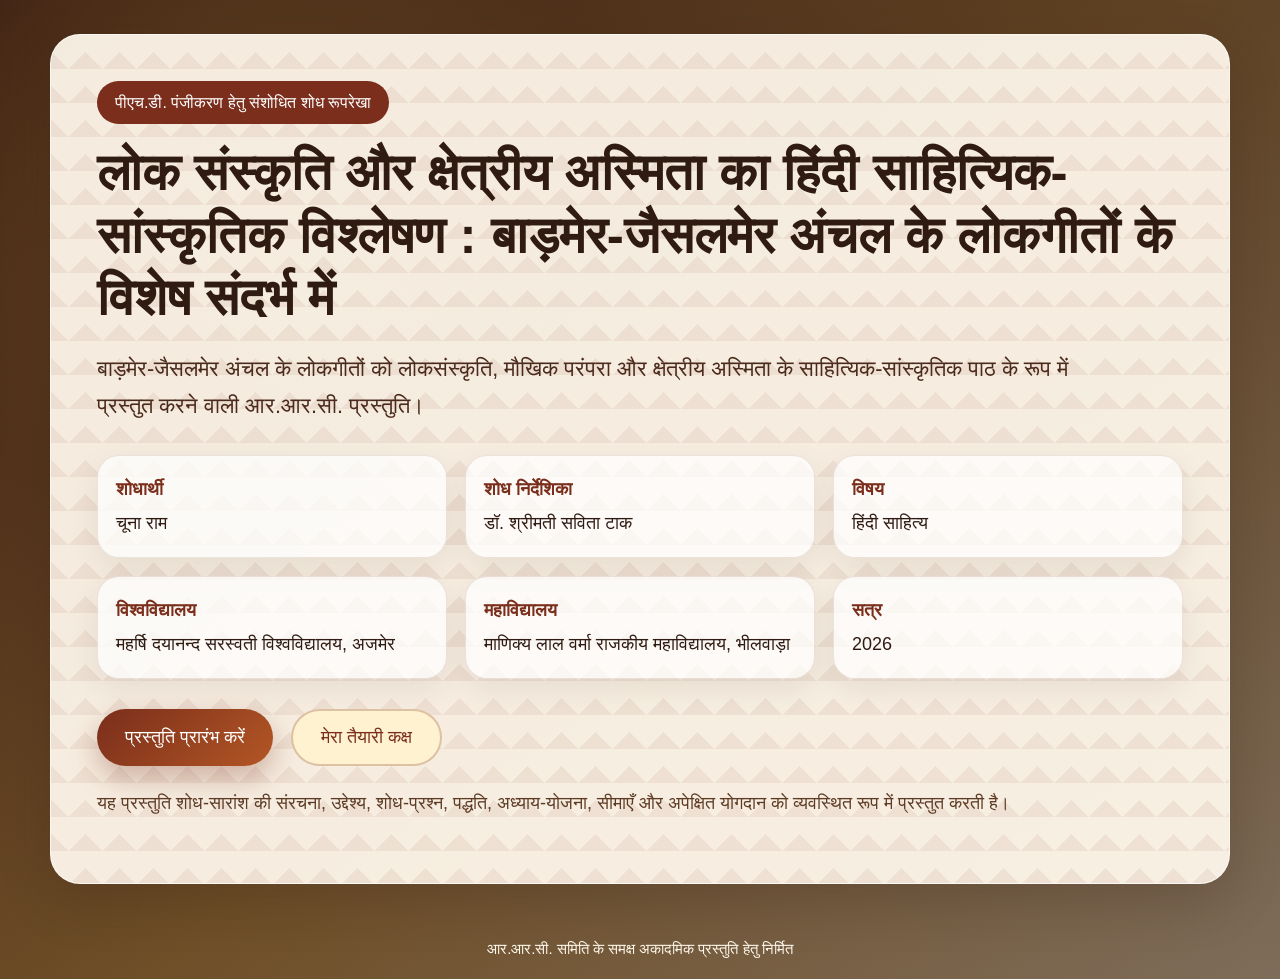
<file: index.html>
<!DOCTYPE html>
<html lang="hi">
<head>
  <meta charset="UTF-8">
  <meta name="viewport" content="width=device-width, initial-scale=1.0">
  <title>आर.आर.सी. शोध-प्रस्तुति</title>
  <link rel="stylesheet" href="style.css">
</head>
<body class="home-body">
  <main class="home-wrap">
    <section class="hero-card">
      <div class="badge">पीएच.डी. पंजीकरण हेतु संशोधित शोध रूपरेखा</div>

      <h1>
        लोक संस्कृति और क्षेत्रीय अस्मिता का हिंदी साहित्यिक-सांस्कृतिक विश्लेषण :
        बाड़मेर-जैसलमेर अंचल के लोकगीतों के विशेष संदर्भ में
      </h1>

      <p class="subtitle">
        बाड़मेर-जैसलमेर अंचल के लोकगीतों को लोकसंस्कृति, मौखिक परंपरा और क्षेत्रीय अस्मिता के साहित्यिक-सांस्कृतिक पाठ के रूप में प्रस्तुत करने वाली आर.आर.सी. प्रस्तुति।
      </p>

      <div class="info-grid">
        <div>
          <strong>शोधार्थी</strong>
          <span>चूना राम</span>
        </div>
        <div>
          <strong>शोध निर्देशिका</strong>
          <span>डॉ. श्रीमती सविता टाक</span>
        </div>
        <div>
          <strong>विषय</strong>
          <span>हिंदी साहित्य</span>
        </div>
        <div>
          <strong>विश्वविद्यालय</strong>
          <span>महर्षि दयानन्द सरस्वती विश्वविद्यालय, अजमेर</span>
        </div>
        <div>
          <strong>महाविद्यालय</strong>
          <span>माणिक्य लाल वर्मा राजकीय महाविद्यालय, भीलवाड़ा</span>
        </div>
        <div>
          <strong>सत्र</strong>
          <span>2026</span>
        </div>
      </div>

      <div class="button-row">
        <button class="main-btn" onclick="openPasswordBox('presentation')">प्रस्तुति प्रारंभ करें</button>
        <button class="secondary-btn" onclick="openPasswordBox('prep')">मेरा तैयारी कक्ष</button>
      </div>

      <p class="home-note">
        यह प्रस्तुति शोध-सारांश की संरचना, उद्देश्य, शोध-प्रश्न, पद्धति, अध्याय-योजना, सीमाएँ और अपेक्षित योगदान को व्यवस्थित रूप में प्रस्तुत करती है।
      </p>
    </section>
  </main>

  <div id="passwordModal" class="modal hidden">
    <div class="modal-box">
      <button class="close-btn" onclick="closePasswordBox()">×</button>
      <h2 id="modalTitle">पासवर्ड दर्ज करें</h2>
      <p id="modalHint">कृपया निर्धारित पासवर्ड लिखें।</p>
      <input type="password" id="passwordInput" placeholder="पासवर्ड दर्ज करें">
      <button class="main-btn small" onclick="checkPassword()">प्रवेश करें</button>
      <p id="passwordMessage" class="message"></p>
    </div>
  </div>

  <footer class="site-footer">
    आर.आर.सी. समिति के समक्ष अकादमिक प्रस्तुति हेतु निर्मित
  </footer>

  <script src="script.js"></script>
</body>
  </html>
</file>
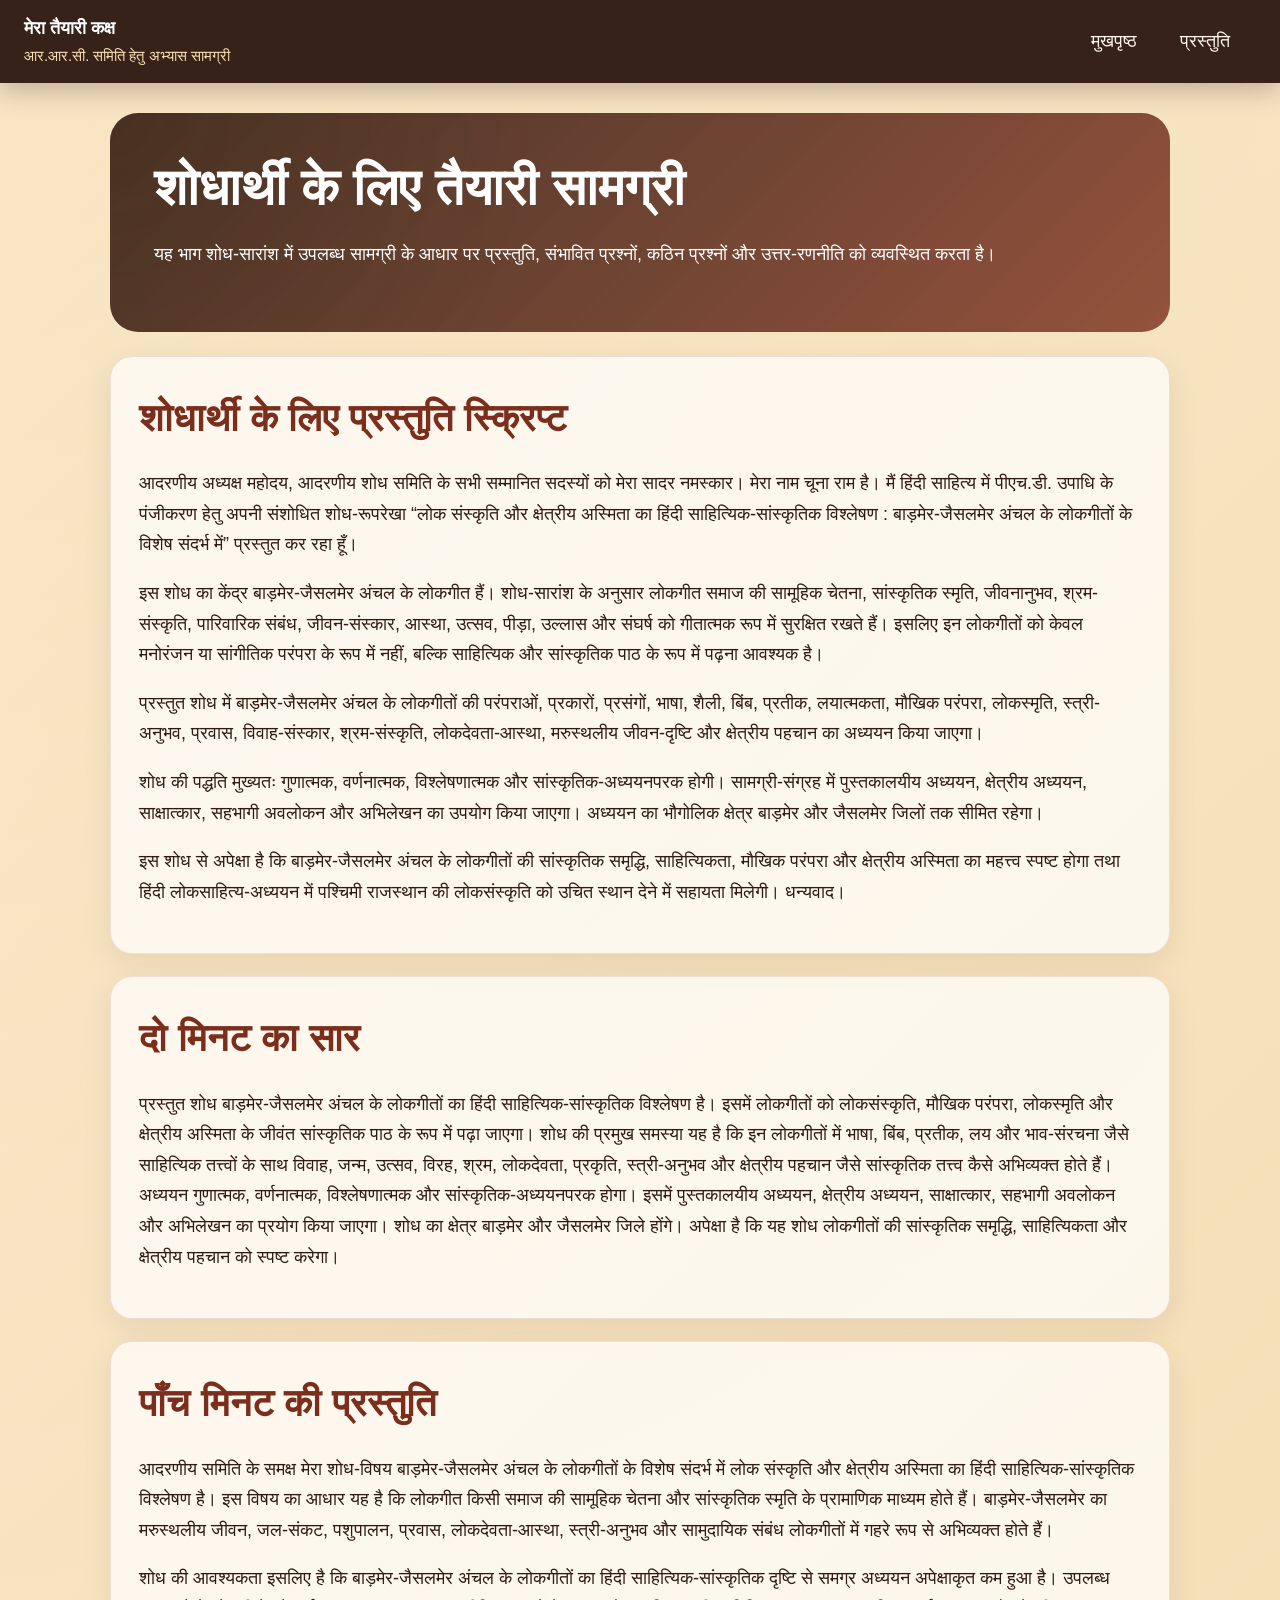
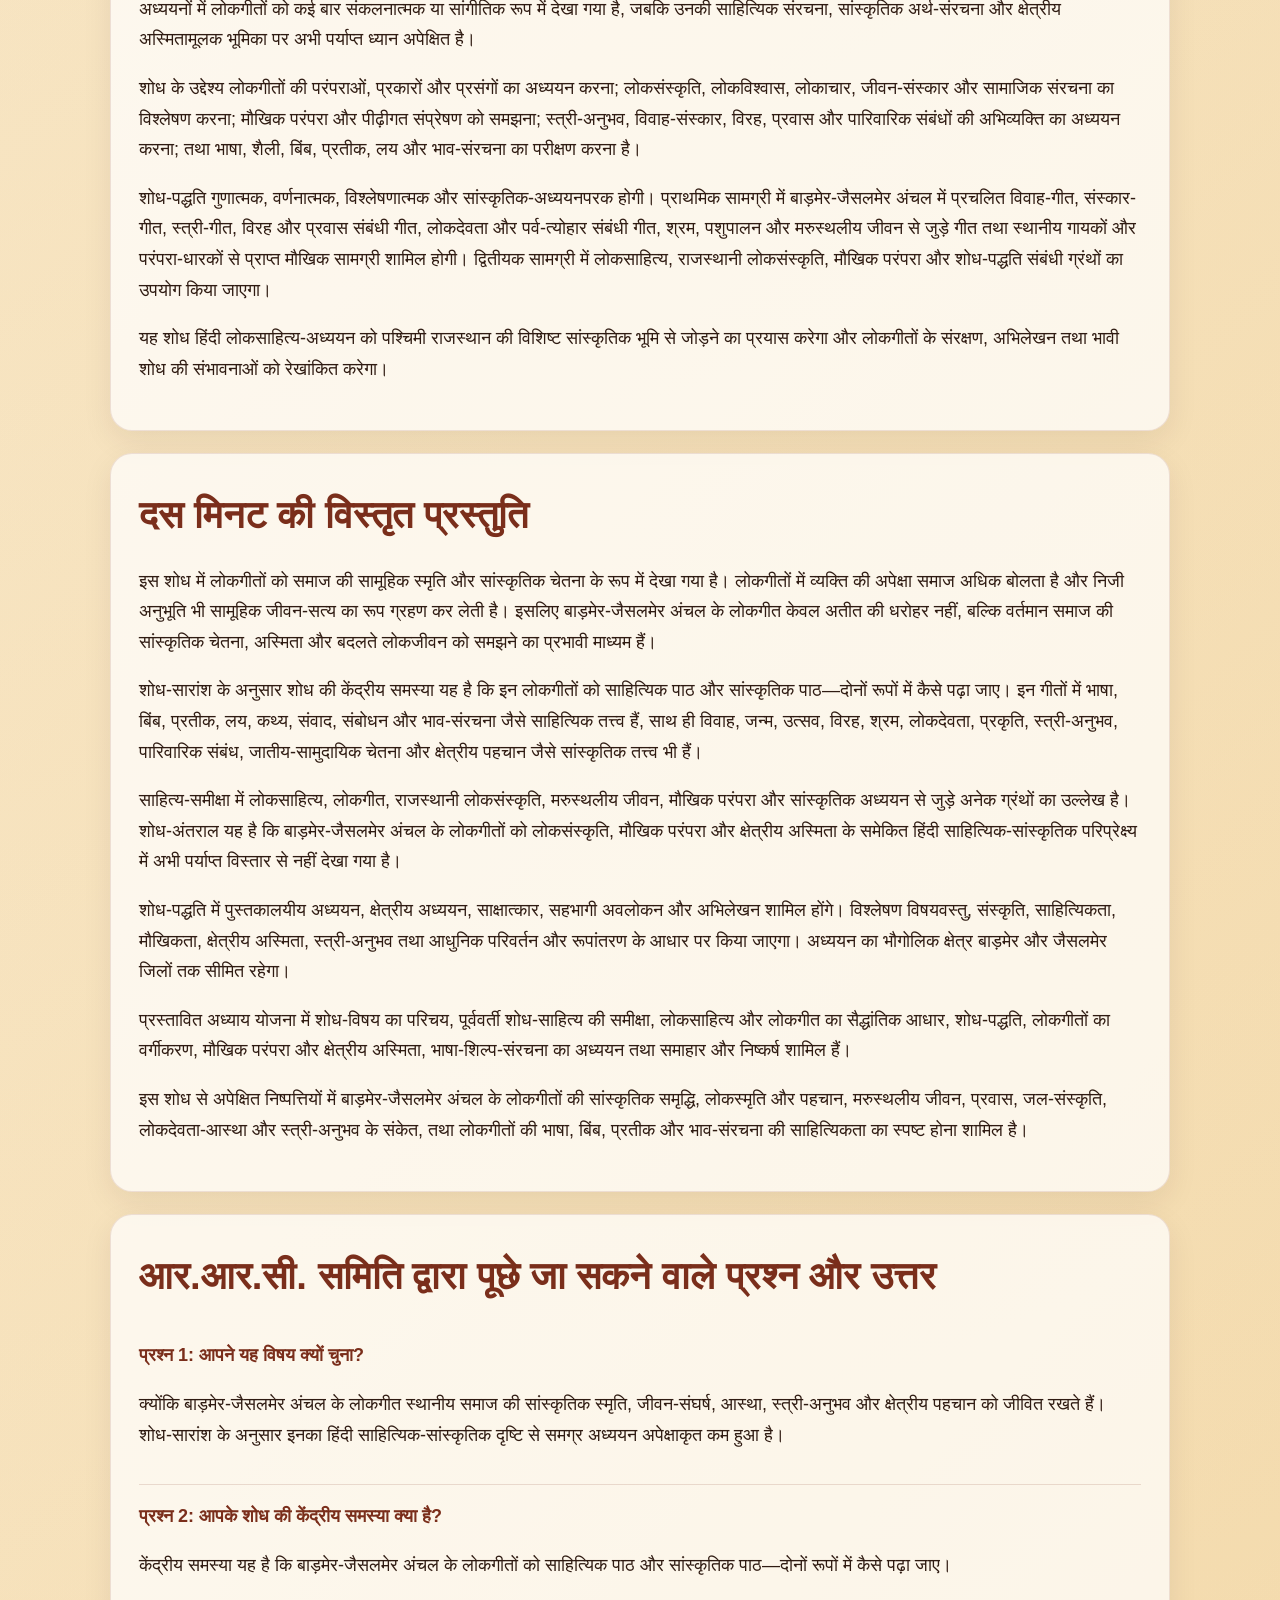
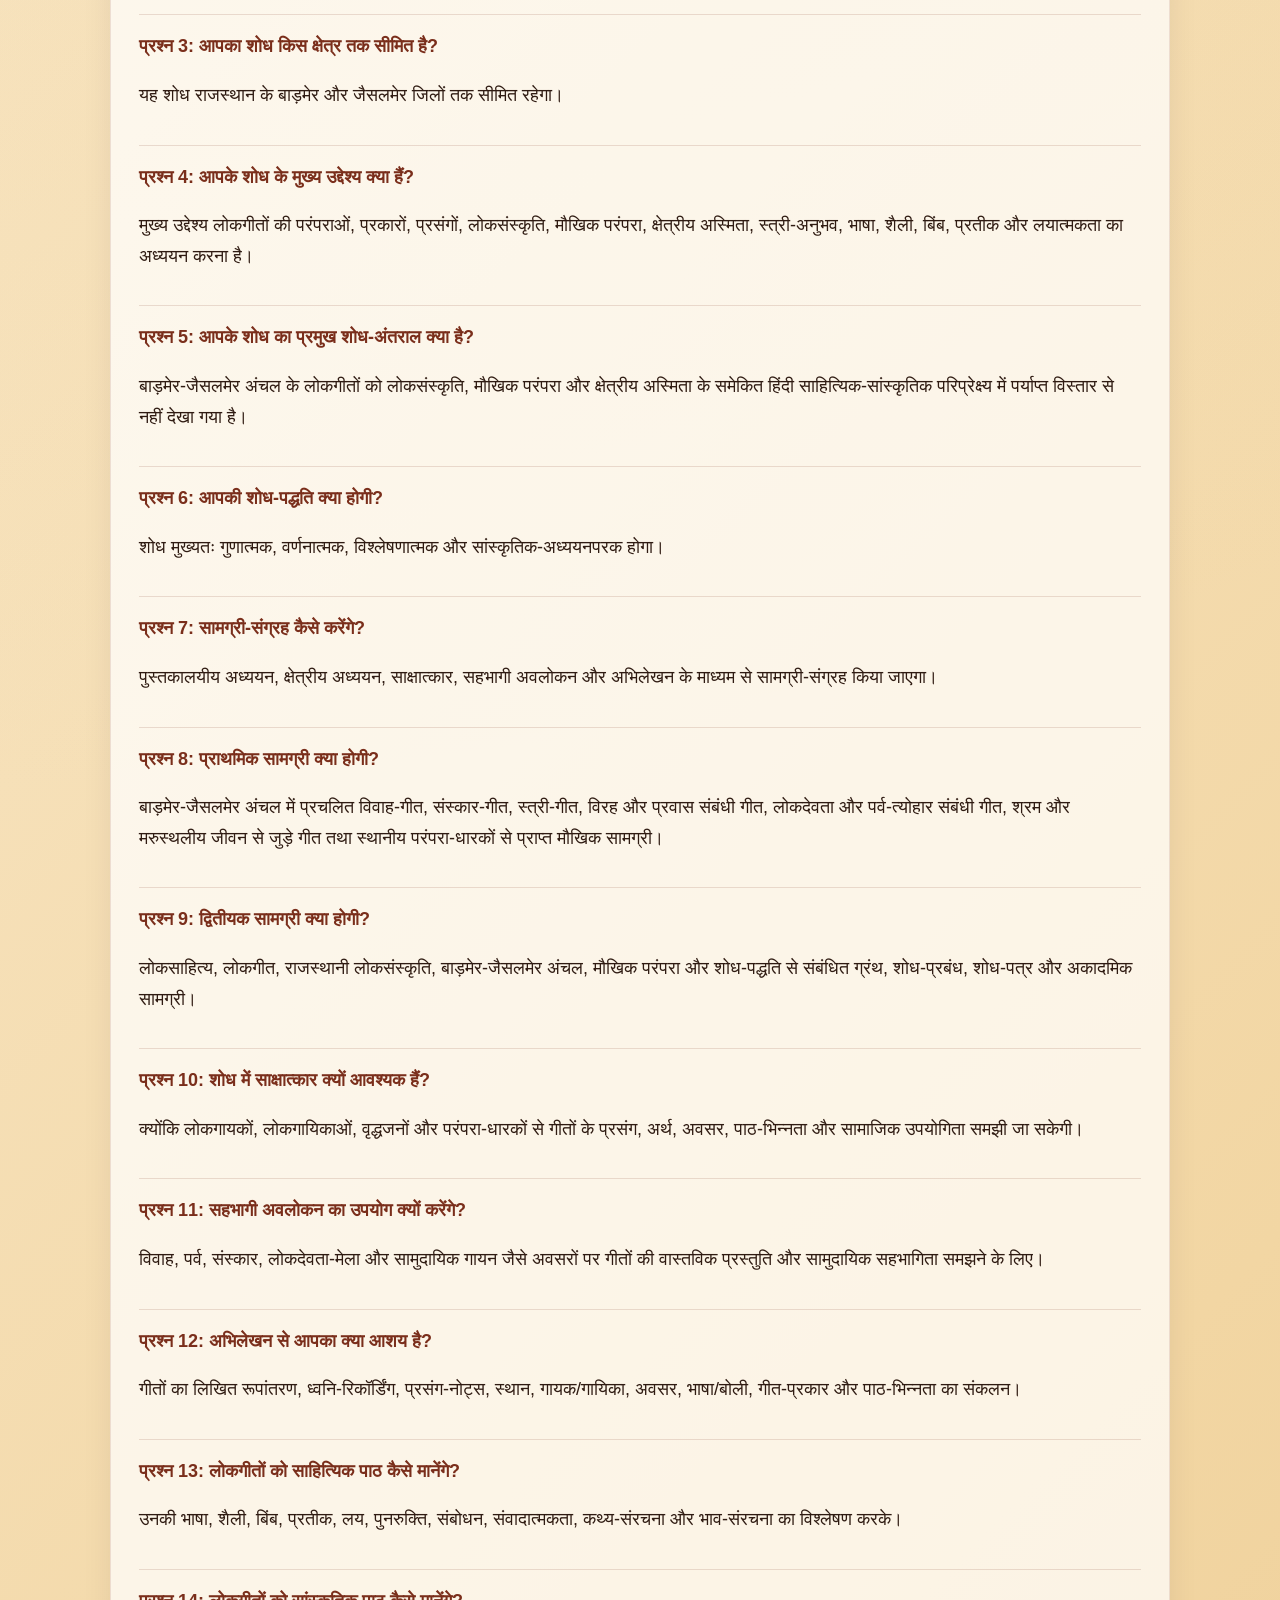
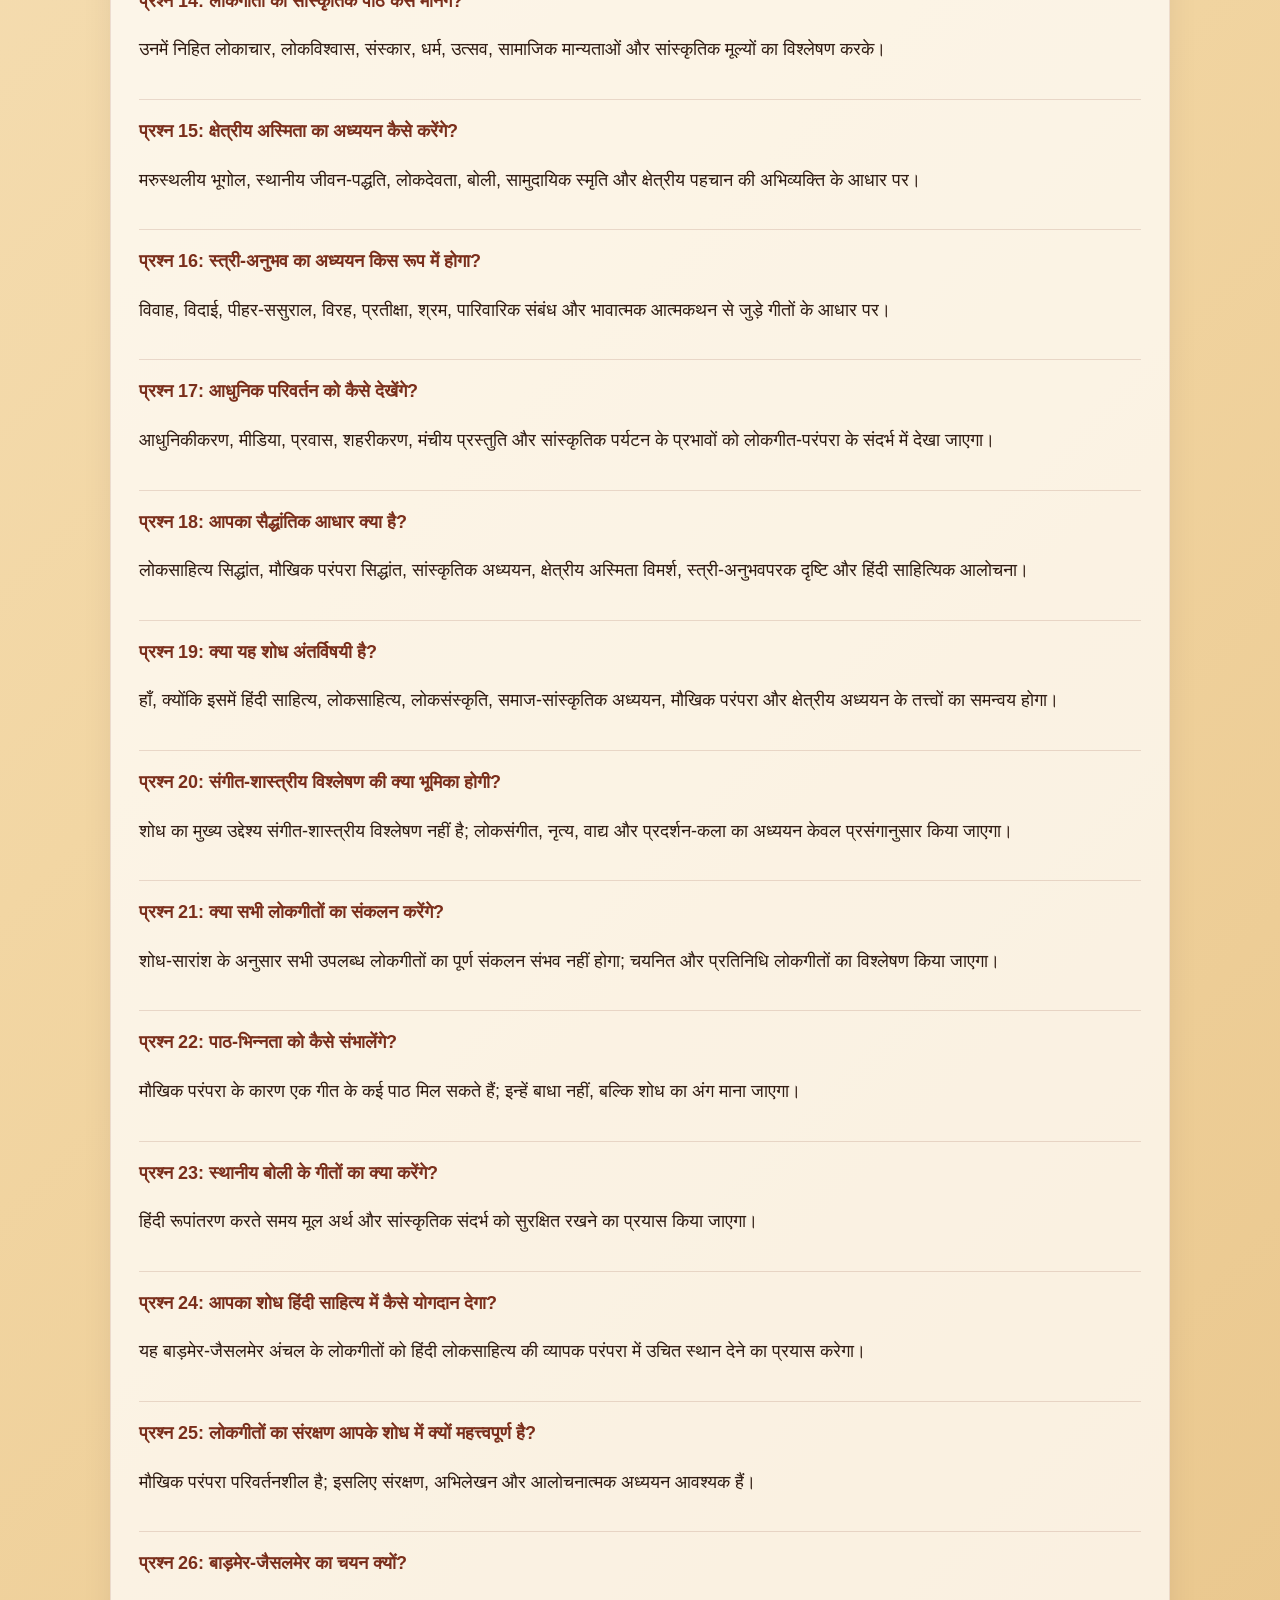
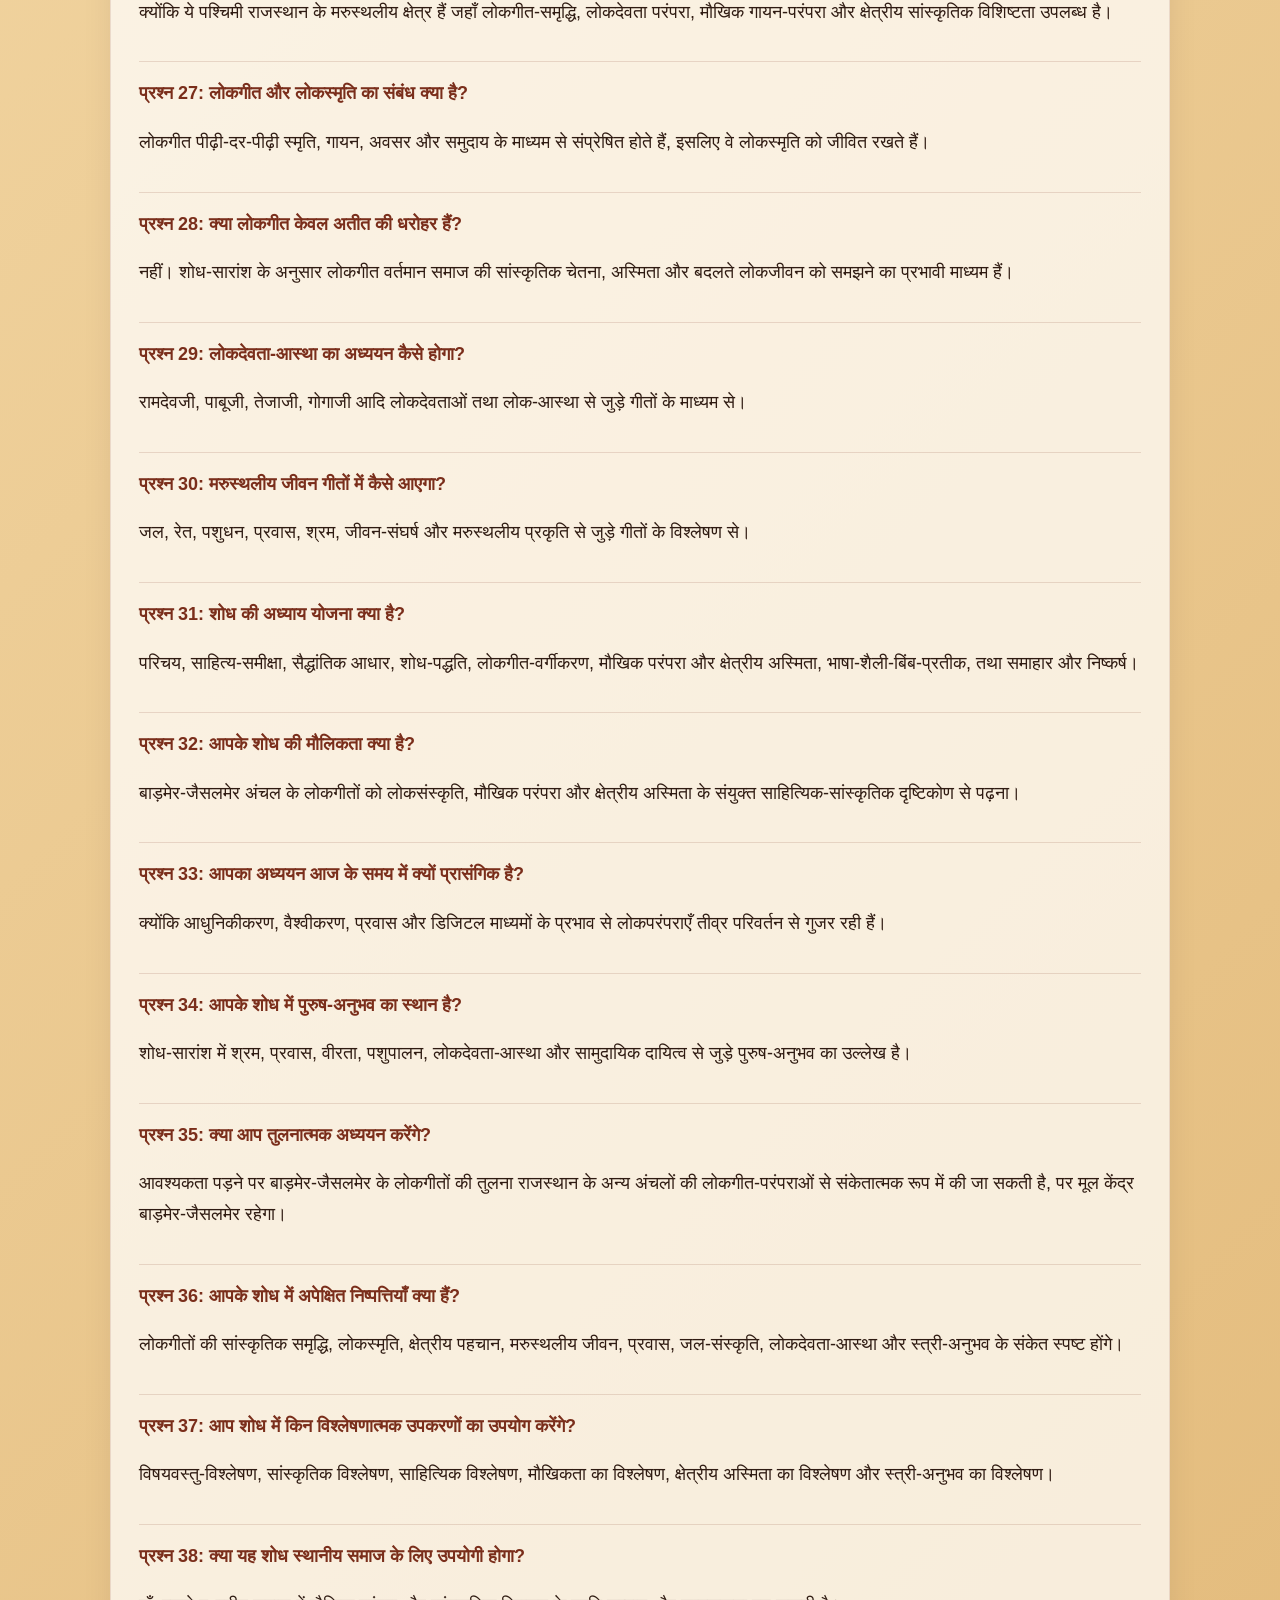
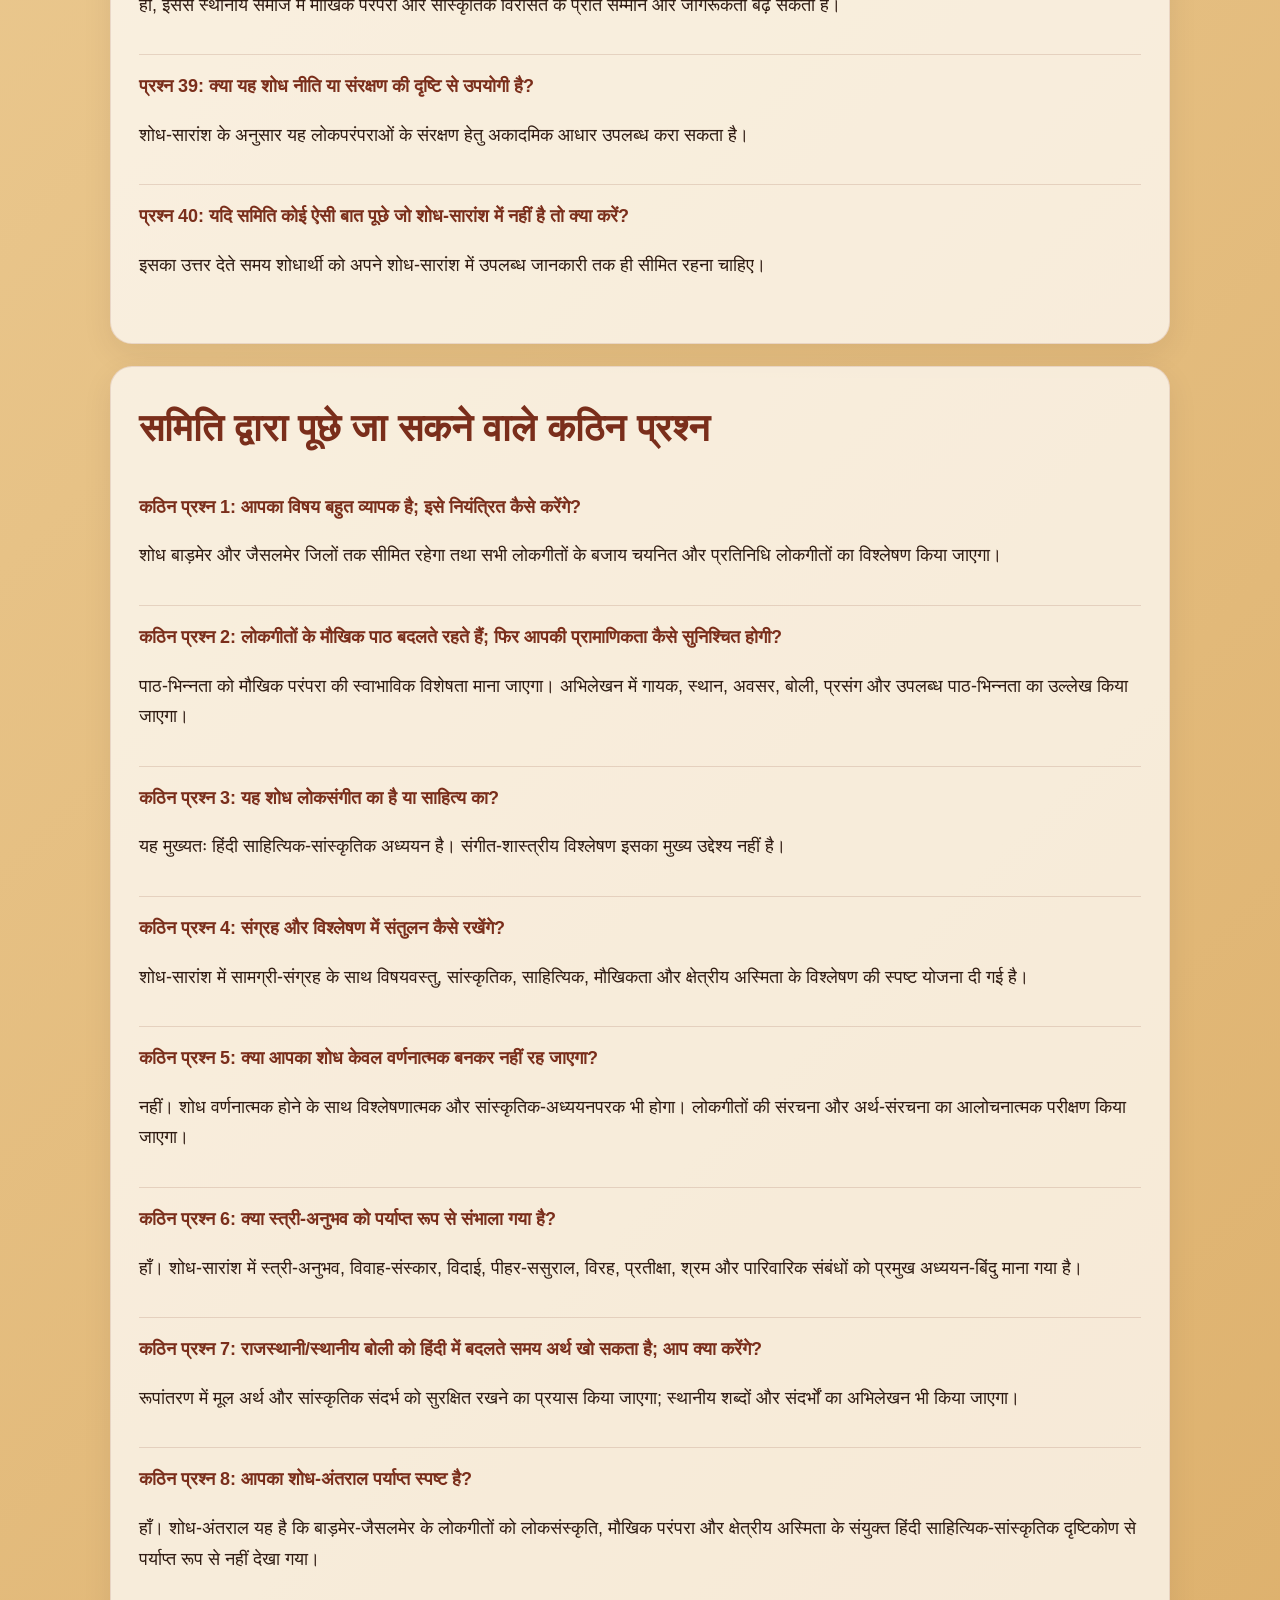
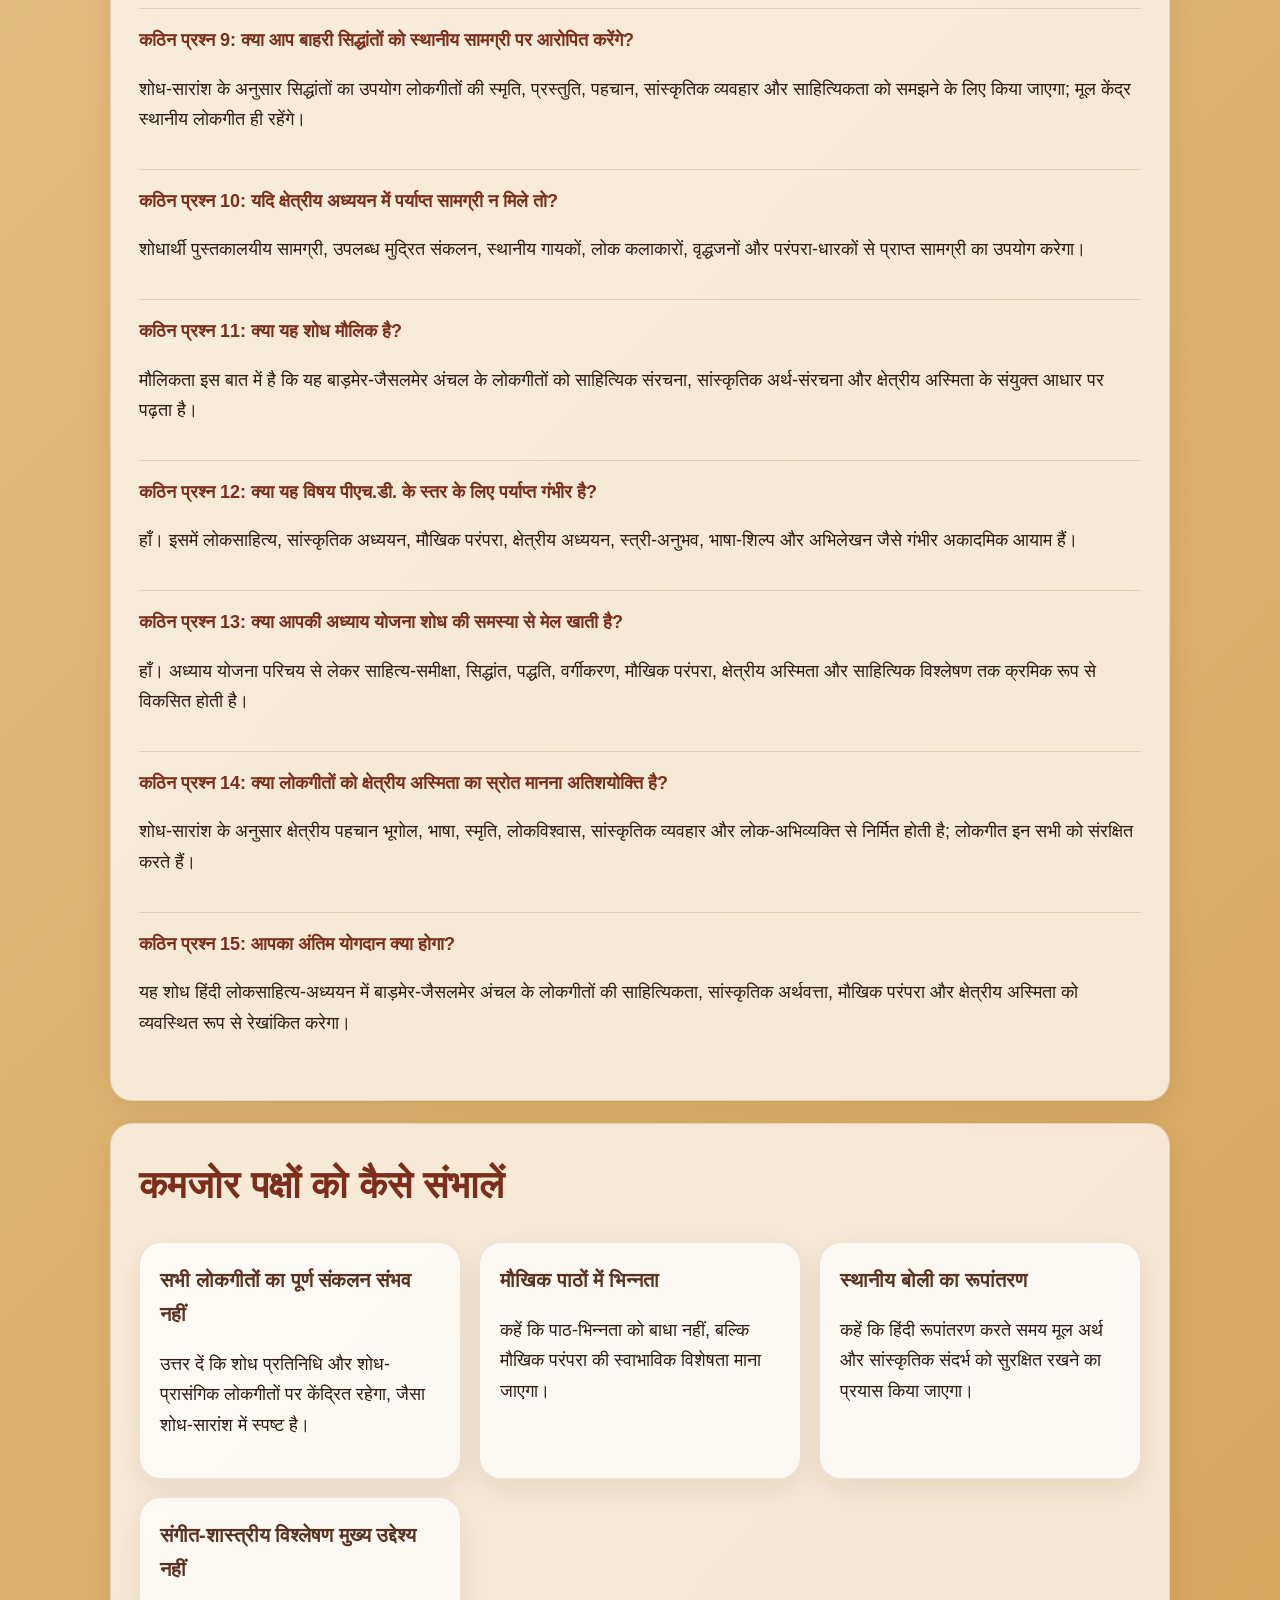
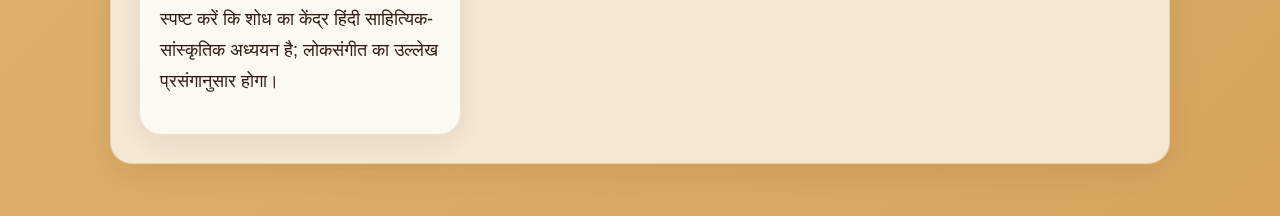
<file: Prep.html>
<!DOCTYPE html>
<html lang="hi">
<head>
  <meta charset="UTF-8">
  <meta name="viewport" content="width=device-width, initial-scale=1.0">
  <title>मेरा तैयारी कक्ष</title>
  <link rel="stylesheet" href="style.css">
</head>
<body>
  <header class="topbar">
    <div>
      <strong>मेरा तैयारी कक्ष</strong>
      <span>आर.आर.सी. समिति हेतु अभ्यास सामग्री</span>
    </div>
    <nav>
      <a href="index.html">मुखपृष्ठ</a>
      <a href="presentation.html">प्रस्तुति</a>
    </nav>
  </header>

  <main class="prep-main">
    <section class="prep-hero">
      <h1>शोधार्थी के लिए तैयारी सामग्री</h1>
      <p>
        यह भाग शोध-सारांश में उपलब्ध सामग्री के आधार पर प्रस्तुति, संभावित प्रश्नों,
        कठिन प्रश्नों और उत्तर-रणनीति को व्यवस्थित करता है।
      </p>
    </section>

    <section class="prep-section">
      <h2>शोधार्थी के लिए प्रस्तुति स्क्रिप्ट</h2>
      <p>
        आदरणीय अध्यक्ष महोदय, आदरणीय शोध समिति के सभी सम्मानित सदस्यों को मेरा सादर नमस्कार।
        मेरा नाम चूना राम है। मैं हिंदी साहित्य में पीएच.डी. उपाधि के पंजीकरण हेतु अपनी संशोधित शोध-रूपरेखा
        “लोक संस्कृति और क्षेत्रीय अस्मिता का हिंदी साहित्यिक-सांस्कृतिक विश्लेषण : बाड़मेर-जैसलमेर अंचल के लोकगीतों के विशेष संदर्भ में”
        प्रस्तुत कर रहा हूँ।
      </p>
      <p>
        इस शोध का केंद्र बाड़मेर-जैसलमेर अंचल के लोकगीत हैं। शोध-सारांश के अनुसार लोकगीत समाज की सामूहिक चेतना,
        सांस्कृतिक स्मृति, जीवनानुभव, श्रम-संस्कृति, पारिवारिक संबंध, जीवन-संस्कार, आस्था, उत्सव, पीड़ा, उल्लास और संघर्ष को
        गीतात्मक रूप में सुरक्षित रखते हैं। इसलिए इन लोकगीतों को केवल मनोरंजन या सांगीतिक परंपरा के रूप में नहीं,
        बल्कि साहित्यिक और सांस्कृतिक पाठ के रूप में पढ़ना आवश्यक है।
      </p>
      <p>
        प्रस्तुत शोध में बाड़मेर-जैसलमेर अंचल के लोकगीतों की परंपराओं, प्रकारों, प्रसंगों, भाषा, शैली, बिंब, प्रतीक,
        लयात्मकता, मौखिक परंपरा, लोकस्मृति, स्त्री-अनुभव, प्रवास, विवाह-संस्कार, श्रम-संस्कृति, लोकदेवता-आस्था,
        मरुस्थलीय जीवन-दृष्टि और क्षेत्रीय पहचान का अध्ययन किया जाएगा।
      </p>
      <p>
        शोध की पद्धति मुख्यतः गुणात्मक, वर्णनात्मक, विश्लेषणात्मक और सांस्कृतिक-अध्ययनपरक होगी। सामग्री-संग्रह में
        पुस्तकालयीय अध्ययन, क्षेत्रीय अध्ययन, साक्षात्कार, सहभागी अवलोकन और अभिलेखन का उपयोग किया जाएगा।
        अध्ययन का भौगोलिक क्षेत्र बाड़मेर और जैसलमेर जिलों तक सीमित रहेगा।
      </p>
      <p>
        इस शोध से अपेक्षा है कि बाड़मेर-जैसलमेर अंचल के लोकगीतों की सांस्कृतिक समृद्धि, साहित्यिकता,
        मौखिक परंपरा और क्षेत्रीय अस्मिता का महत्त्व स्पष्ट होगा तथा हिंदी लोकसाहित्य-अध्ययन में पश्चिमी राजस्थान की
        लोकसंस्कृति को उचित स्थान देने में सहायता मिलेगी। धन्यवाद।
      </p>
    </section>

    <section class="prep-section">
      <h2>दो मिनट का सार</h2>
      <p>
        प्रस्तुत शोध बाड़मेर-जैसलमेर अंचल के लोकगीतों का हिंदी साहित्यिक-सांस्कृतिक विश्लेषण है।
        इसमें लोकगीतों को लोकसंस्कृति, मौखिक परंपरा, लोकस्मृति और क्षेत्रीय अस्मिता के जीवंत सांस्कृतिक पाठ के रूप में पढ़ा जाएगा।
        शोध की प्रमुख समस्या यह है कि इन लोकगीतों में भाषा, बिंब, प्रतीक, लय और भाव-संरचना जैसे साहित्यिक तत्त्वों के साथ
        विवाह, जन्म, उत्सव, विरह, श्रम, लोकदेवता, प्रकृति, स्त्री-अनुभव और क्षेत्रीय पहचान जैसे सांस्कृतिक तत्त्व कैसे अभिव्यक्त होते हैं।
        अध्ययन गुणात्मक, वर्णनात्मक, विश्लेषणात्मक और सांस्कृतिक-अध्ययनपरक होगा। इसमें पुस्तकालयीय अध्ययन,
        क्षेत्रीय अध्ययन, साक्षात्कार, सहभागी अवलोकन और अभिलेखन का प्रयोग किया जाएगा। शोध का क्षेत्र बाड़मेर और जैसलमेर जिले होंगे।
        अपेक्षा है कि यह शोध लोकगीतों की सांस्कृतिक समृद्धि, साहित्यिकता और क्षेत्रीय पहचान को स्पष्ट करेगा।
      </p>
    </section>

    <section class="prep-section">
      <h2>पाँच मिनट की प्रस्तुति</h2>
      <p>
        आदरणीय समिति के समक्ष मेरा शोध-विषय बाड़मेर-जैसलमेर अंचल के लोकगीतों के विशेष संदर्भ में लोक संस्कृति और
        क्षेत्रीय अस्मिता का हिंदी साहित्यिक-सांस्कृतिक विश्लेषण है। इस विषय का आधार यह है कि लोकगीत किसी समाज की
        सामूहिक चेतना और सांस्कृतिक स्मृति के प्रामाणिक माध्यम होते हैं। बाड़मेर-जैसलमेर का मरुस्थलीय जीवन,
        जल-संकट, पशुपालन, प्रवास, लोकदेवता-आस्था, स्त्री-अनुभव और सामुदायिक संबंध लोकगीतों में गहरे रूप से अभिव्यक्त होते हैं।
      </p>
      <p>
        शोध की आवश्यकता इसलिए है कि बाड़मेर-जैसलमेर अंचल के लोकगीतों का हिंदी साहित्यिक-सांस्कृतिक दृष्टि से
        समग्र अध्ययन अपेक्षाकृत कम हुआ है। उपलब्ध अध्ययनों में लोकगीतों को कई बार संकलनात्मक या सांगीतिक रूप में देखा गया है,
        जबकि उनकी साहित्यिक संरचना, सांस्कृतिक अर्थ-संरचना और क्षेत्रीय अस्मितामूलक भूमिका पर अभी पर्याप्त ध्यान अपेक्षित है।
      </p>
      <p>
        शोध के उद्देश्य लोकगीतों की परंपराओं, प्रकारों और प्रसंगों का अध्ययन करना; लोकसंस्कृति, लोकविश्वास, लोकाचार,
        जीवन-संस्कार और सामाजिक संरचना का विश्लेषण करना; मौखिक परंपरा और पीढ़ीगत संप्रेषण को समझना;
        स्त्री-अनुभव, विवाह-संस्कार, विरह, प्रवास और पारिवारिक संबंधों की अभिव्यक्ति का अध्ययन करना; तथा भाषा,
        शैली, बिंब, प्रतीक, लय और भाव-संरचना का परीक्षण करना है।
      </p>
      <p>
        शोध-पद्धति गुणात्मक, वर्णनात्मक, विश्लेषणात्मक और सांस्कृतिक-अध्ययनपरक होगी। प्राथमिक सामग्री में बाड़मेर-जैसलमेर अंचल में
        प्रचलित विवाह-गीत, संस्कार-गीत, स्त्री-गीत, विरह और प्रवास संबंधी गीत, लोकदेवता और पर्व-त्योहार संबंधी गीत,
        श्रम, पशुपालन और मरुस्थलीय जीवन से जुड़े गीत तथा स्थानीय गायकों और परंपरा-धारकों से प्राप्त मौखिक सामग्री शामिल होगी।
        द्वितीयक सामग्री में लोकसाहित्य, राजस्थानी लोकसंस्कृति, मौखिक परंपरा और शोध-पद्धति संबंधी ग्रंथों का उपयोग किया जाएगा।
      </p>
      <p>
        यह शोध हिंदी लोकसाहित्य-अध्ययन को पश्चिमी राजस्थान की विशिष्ट सांस्कृतिक भूमि से जोड़ने का प्रयास करेगा
        और लोकगीतों के संरक्षण, अभिलेखन तथा भावी शोध की संभावनाओं को रेखांकित करेगा।
      </p>
    </section>

    <section class="prep-section">
      <h2>दस मिनट की विस्तृत प्रस्तुति</h2>
      <p>
        इस शोध में लोकगीतों को समाज की सामूहिक स्मृति और सांस्कृतिक चेतना के रूप में देखा गया है।
        लोकगीतों में व्यक्ति की अपेक्षा समाज अधिक बोलता है और निजी अनुभूति भी सामूहिक जीवन-सत्य का रूप ग्रहण कर लेती है।
        इसलिए बाड़मेर-जैसलमेर अंचल के लोकगीत केवल अतीत की धरोहर नहीं, बल्कि वर्तमान समाज की सांस्कृतिक चेतना,
        अस्मिता और बदलते लोकजीवन को समझने का प्रभावी माध्यम हैं।
      </p>
      <p>
        शोध-सारांश के अनुसार शोध की केंद्रीय समस्या यह है कि इन लोकगीतों को साहित्यिक पाठ और सांस्कृतिक पाठ—दोनों रूपों में
        कैसे पढ़ा जाए। इन गीतों में भाषा, बिंब, प्रतीक, लय, कथ्य, संवाद, संबोधन और भाव-संरचना जैसे साहित्यिक तत्त्व हैं,
        साथ ही विवाह, जन्म, उत्सव, विरह, श्रम, लोकदेवता, प्रकृति, स्त्री-अनुभव, पारिवारिक संबंध,
        जातीय-सामुदायिक चेतना और क्षेत्रीय पहचान जैसे सांस्कृतिक तत्त्व भी हैं।
      </p>
      <p>
        साहित्य-समीक्षा में लोकसाहित्य, लोकगीत, राजस्थानी लोकसंस्कृति, मरुस्थलीय जीवन, मौखिक परंपरा और सांस्कृतिक अध्ययन से
        जुड़े अनेक ग्रंथों का उल्लेख है। शोध-अंतराल यह है कि बाड़मेर-जैसलमेर अंचल के लोकगीतों को लोकसंस्कृति,
        मौखिक परंपरा और क्षेत्रीय अस्मिता के समेकित हिंदी साहित्यिक-सांस्कृतिक परिप्रेक्ष्य में अभी पर्याप्त विस्तार से नहीं देखा गया है।
      </p>
      <p>
        शोध-पद्धति में पुस्तकालयीय अध्ययन, क्षेत्रीय अध्ययन, साक्षात्कार, सहभागी अवलोकन और अभिलेखन शामिल होंगे।
        विश्लेषण विषयवस्तु, संस्कृति, साहित्यिकता, मौखिकता, क्षेत्रीय अस्मिता, स्त्री-अनुभव तथा आधुनिक परिवर्तन और रूपांतरण के आधार पर किया जाएगा।
        अध्ययन का भौगोलिक क्षेत्र बाड़मेर और जैसलमेर जिलों तक सीमित रहेगा।
      </p>
      <p>
        प्रस्तावित अध्याय योजना में शोध-विषय का परिचय, पूर्ववर्ती शोध-साहित्य की समीक्षा, लोकसाहित्य और लोकगीत का
        सैद्धांतिक आधार, शोध-पद्धति, लोकगीतों का वर्गीकरण, मौखिक परंपरा और क्षेत्रीय अस्मिता,
        भाषा-शिल्प-संरचना का अध्ययन तथा समाहार और निष्कर्ष शामिल हैं।
      </p>
      <p>
        इस शोध से अपेक्षित निष्पत्तियों में बाड़मेर-जैसलमेर अंचल के लोकगीतों की सांस्कृतिक समृद्धि,
        लोकस्मृति और पहचान, मरुस्थलीय जीवन, प्रवास, जल-संस्कृति, लोकदेवता-आस्था और स्त्री-अनुभव के संकेत,
        तथा लोकगीतों की भाषा, बिंब, प्रतीक और भाव-संरचना की साहित्यिकता का स्पष्ट होना शामिल है।
      </p>
    </section>

    <section class="prep-section">
      <h2>आर.आर.सी. समिति द्वारा पूछे जा सकने वाले प्रश्न और उत्तर</h2>
      <div id="qaList" class="qa-list"></div>
    </section>

    <section class="prep-section">
      <h2>समिति द्वारा पूछे जा सकने वाले कठिन प्रश्न</h2>
      <div id="toughList" class="qa-list"></div>
    </section>

    <section class="prep-section">
      <h2>कमजोर पक्षों को कैसे संभालें</h2>
      <div class="cards">
        <div class="card">
          <h3>सभी लोकगीतों का पूर्ण संकलन संभव नहीं</h3>
          <p>उत्तर दें कि शोध प्रतिनिधि और शोध-प्रासंगिक लोकगीतों पर केंद्रित रहेगा, जैसा शोध-सारांश में स्पष्ट है।</p>
        </div>
        <div class="card">
          <h3>मौखिक पाठों में भिन्नता</h3>
          <p>कहें कि पाठ-भिन्नता को बाधा नहीं, बल्कि मौखिक परंपरा की स्वाभाविक विशेषता माना जाएगा।</p>
        </div>
        <div class="card">
          <h3>स्थानीय बोली का रूपांतरण</h3>
          <p>कहें कि हिंदी रूपांतरण करते समय मूल अर्थ और सांस्कृतिक संदर्भ को सुरक्षित रखने का प्रयास किया जाएगा।</p>
        </div>
        <div class="card">
          <h3>संगीत-शास्त्रीय विश्लेषण मुख्य उद्देश्य नहीं</h3>
          <p>स्पष्ट करें कि शोध का केंद्र हिंदी साहित्यिक-सांस्कृतिक अध्ययन है; लोकसंगीत का उल्लेख प्रसंगानुसार होगा।</p>
        </div>
      </div>
    </section>
  </main>

  <script src="script.js"></script>
</body>
        </html>
</file>
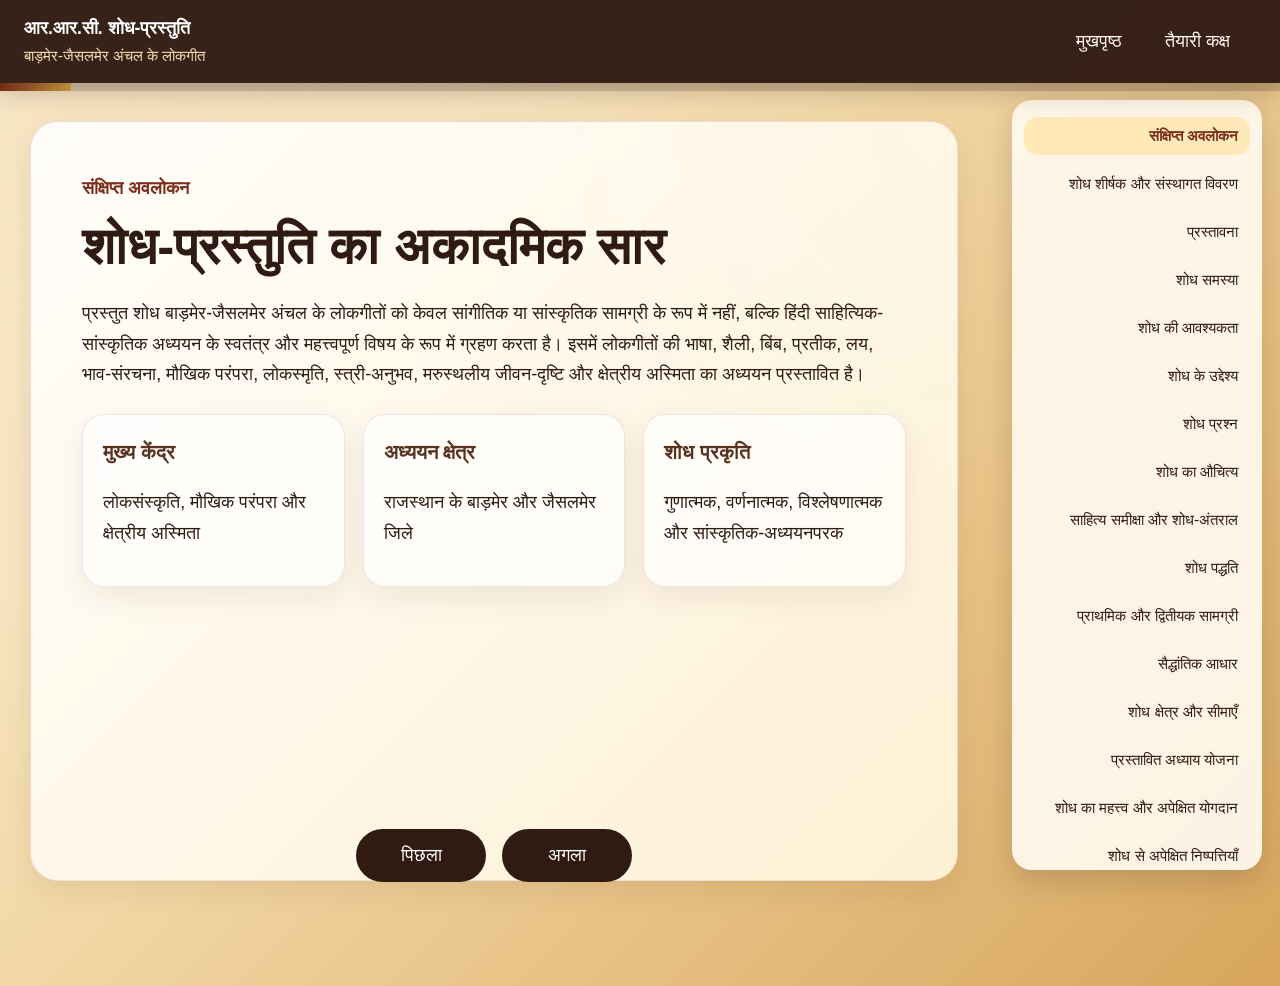
<file: presentation.html>
<!DOCTYPE html>
<html lang="hi">
<head>
  <meta charset="UTF-8">
  <meta name="viewport" content="width=device-width, initial-scale=1.0">
  <title>मुख्य शोध-प्रस्तुति</title>
  <link rel="stylesheet" href="style.css">
</head>
<body>
  <header class="topbar">
    <div>
      <strong>आर.आर.सी. शोध-प्रस्तुति</strong>
      <span>बाड़मेर-जैसलमेर अंचल के लोकगीत</span>
    </div>
    <nav>
      <a href="index.html">मुखपृष्ठ</a>
      <a href="prep.html">तैयारी कक्ष</a>
    </nav>
  </header>

  <div class="progress-shell">
    <div id="progressBar"></div>
  </div>

  <aside class="side-nav" id="presentationNav"></aside>

  <main class="presentation-main">
    <section class="slide active-slide" id="slide-0">
      <div class="slide-number">संक्षिप्त अवलोकन</div>
      <h1>शोध-प्रस्तुति का अकादमिक सार</h1>
      <p>
        प्रस्तुत शोध बाड़मेर-जैसलमेर अंचल के लोकगीतों को केवल सांगीतिक या सांस्कृतिक सामग्री के रूप में नहीं,
        बल्कि हिंदी साहित्यिक-सांस्कृतिक अध्ययन के स्वतंत्र और महत्त्वपूर्ण विषय के रूप में ग्रहण करता है।
        इसमें लोकगीतों की भाषा, शैली, बिंब, प्रतीक, लय, भाव-संरचना, मौखिक परंपरा, लोकस्मृति,
        स्त्री-अनुभव, मरुस्थलीय जीवन-दृष्टि और क्षेत्रीय अस्मिता का अध्ययन प्रस्तावित है।
      </p>

      <div class="cards">
        <div class="card">
          <h3>मुख्य केंद्र</h3>
          <p>लोकसंस्कृति, मौखिक परंपरा और क्षेत्रीय अस्मिता</p>
        </div>
        <div class="card">
          <h3>अध्ययन क्षेत्र</h3>
          <p>राजस्थान के बाड़मेर और जैसलमेर जिले</p>
        </div>
        <div class="card">
          <h3>शोध प्रकृति</h3>
          <p>गुणात्मक, वर्णनात्मक, विश्लेषणात्मक और सांस्कृतिक-अध्ययनपरक</p>
        </div>
      </div>
    </section>

    <div id="slidesContainer"></div>

    <section class="slide" id="finalSlide">
      <div class="slide-number">प्रस्तुति समापन</div>
      <h1>प्रस्तुति समापन वक्तव्य</h1>
      <p>
        आदरणीय समिति के समक्ष प्रस्तुत यह शोध-रूपरेखा बाड़मेर-जैसलमेर अंचल के लोकगीतों को
        लोकस्मृति, सांस्कृतिक चेतना और क्षेत्रीय अस्मिता के जीवंत साक्ष्य के रूप में समझने का प्रयास करती है।
        इस अध्ययन का उद्देश्य लोकगीतों की साहित्यिक संरचना, सांस्कृतिक अर्थवत्ता, मौखिक परंपरा,
        स्त्री-अनुभव और मरुस्थलीय जीवन-दृष्टि को हिंदी साहित्यिक-सांस्कृतिक परिप्रेक्ष्य में व्यवस्थित रूप से स्पष्ट करना है।
        यह शोध हिंदी लोकसाहित्य-अध्ययन को पश्चिमी राजस्थान की विशिष्ट सांस्कृतिक भूमि से जोड़ने का प्रयास करेगा।
      </p>
      <div class="highlight">
        समिति हेतु मुख्य बिंदु: विषय की प्रासंगिकता, शोध-अंतराल, गुणात्मक पद्धति, क्षेत्रीय अध्ययन,
        मौखिक परंपरा, लोकगीतों का वर्गीकरण, सांस्कृतिक विश्लेषण और हिंदी साहित्य में योगदान।
      </div>
    </section>

    <div class="flow-buttons">
      <button onclick="prevSlide()">पिछला</button>
      <button onclick="nextSlide()">अगला</button>
    </div>
  </main>

  <script src="script.js"></script>
</body>
  </html>
</file>
<file: style.css>
:root {
  --sand: #f6dfb4;
  --deep: #2f1b12;
  --maroon: #7a2e1b;
  --gold: #d9a441;
  --cream: #fff8ec;
  --brown: #5a3320;
  --shadow: 0 18px 50px rgba(47, 27, 18, 0.22);
}

* {
  box-sizing: border-box;
}

html {
  scroll-behavior: smooth;
}

body {
  margin: 0;
  font-family: "Noto Sans Devanagari", "Mangal", "Kokila", Arial, sans-serif;
  background:
    radial-gradient(circle at top left, rgba(217, 164, 65, 0.22), transparent 35%),
    linear-gradient(135deg, #fff7e8 0%, #f2d6a3 45%, #d7a55c 100%);
  color: var(--deep);
  line-height: 1.7;
  font-size: 18px;
}

.home-body {
  min-height: 100vh;
  background:
    linear-gradient(rgba(47, 27, 18, 0.72), rgba(47, 27, 18, 0.62)),
    radial-gradient(circle at 20% 20%, #d9a441, transparent 28%),
    linear-gradient(135deg, #6d351b, #d8a44b, #fff1cf);
}

.home-wrap {
  min-height: calc(100vh - 64px);
  display: flex;
  align-items: center;
  justify-content: center;
  padding: 34px;
}

.hero-card {
  max-width: 1180px;
  width: 100%;
  background: rgba(255, 248, 236, 0.94);
  border: 1px solid rgba(255,255,255,0.65);
  border-radius: 30px;
  padding: 46px;
  box-shadow: var(--shadow);
  position: relative;
  overflow: hidden;
}

.hero-card::before {
  content: "";
  position: absolute;
  inset: 0;
  background-image:
    linear-gradient(45deg, rgba(122,46,27,0.07) 25%, transparent 25%),
    linear-gradient(-45deg, rgba(122,46,27,0.07) 25%, transparent 25%);
  background-size: 34px 34px;
  pointer-events: none;
}

.hero-card > * {
  position: relative;
}

.badge {
  display: inline-block;
  background: var(--maroon);
  color: #fff;
  padding: 8px 18px;
  border-radius: 999px;
  font-size: 16px;
  margin-bottom: 18px;
}

h1 {
  font-size: clamp(2rem, 4vw, 4.2rem);
  line-height: 1.22;
  margin: 0 0 20px;
  color: var(--deep);
}

h2 {
  font-size: clamp(1.7rem, 3vw, 2.5rem);
  margin: 0 0 16px;
  color: var(--maroon);
}

h3 {
  margin: 0 0 8px;
  color: var(--brown);
  font-size: 1.25rem;
}

.subtitle {
  font-size: 1.35rem;
  max-width: 980px;
  color: #4a2a1b;
}

.info-grid {
  display: grid;
  grid-template-columns: repeat(3, 1fr);
  gap: 18px;
  margin: 30px 0;
}

.info-grid div, .card, .prep-section, .slide {
  background: rgba(255, 255, 255, 0.72);
  border: 1px solid rgba(122,46,27,0.12);
  border-radius: 22px;
  box-shadow: 0 10px 30px rgba(47, 27, 18, 0.08);
}

.info-grid div {
  padding: 18px;
}

.info-grid strong {
  display: block;
  color: var(--maroon);
}

.info-grid span {
  display: block;
  margin-top: 4px;
}

.button-row {
  display: flex;
  flex-wrap: wrap;
  gap: 18px;
  margin-top: 26px;
}

button, .main-btn, .secondary-btn {
  border: 0;
  cursor: pointer;
  font-family: inherit;
  font-size: 1.12rem;
  border-radius: 999px;
  padding: 16px 28px;
  transition: transform .2s ease, box-shadow .2s ease, background .2s ease;
}

.main-btn {
  background: linear-gradient(135deg, var(--maroon), #b35625);
  color: #fff;
  box-shadow: 0 12px 28px rgba(122,46,27,0.32);
}

.secondary-btn {
  background: #fff2d1;
  color: var(--maroon);
  border: 2px solid rgba(122,46,27,0.25);
}

button:hover {
  transform: translateY(-2px);
  box-shadow: 0 16px 34px rgba(47, 27, 18, 0.18);
}

.small {
  margin-top: 16px;
  width: 100%;
}

.home-note {
  margin-top: 22px;
  color: #5e3b25;
}

.site-footer {
  text-align: center;
  color: #fff8ec;
  padding: 18px;
  font-size: 15px;
}

.modal {
  position: fixed;
  inset: 0;
  background: rgba(35, 20, 12, 0.76);
  display: flex;
  align-items: center;
  justify-content: center;
  padding: 24px;
  z-index: 1000;
}

.hidden {
  display: none;
}

.modal-box {
  width: min(480px, 96vw);
  background: var(--cream);
  border-radius: 24px;
  padding: 30px;
  box-shadow: var(--shadow);
  position: relative;
}

.close-btn {
  position: absolute;
  top: 12px;
  left: 12px;
  background: transparent;
  font-size: 32px;
  color: var(--maroon);
  padding: 0;
}

input {
  width: 100%;
  padding: 16px;
  border: 2px solid rgba(122,46,27,0.2);
  border-radius: 16px;
  font-size: 1.1rem;
  font-family: inherit;
  outline: none;
}

.message {
  min-height: 28px;
  font-weight: 700;
  color: var(--maroon);
}

.topbar {
  position: sticky;
  top: 0;
  z-index: 500;
  background: rgba(47, 27, 18, 0.96);
  color: #fff;
  padding: 14px 24px;
  display: flex;
  justify-content: space-between;
  align-items: center;
  gap: 18px;
  box-shadow: 0 8px 24px rgba(47, 27, 18, 0.25);
}

.topbar strong {
  display: block;
  font-size: 1.1rem;
}

.topbar span {
  display: block;
  color: #f6dfb4;
  font-size: .92rem;
}

.topbar a {
  color: #fff8ec;
  text-decoration: none;
  margin-right: 14px;
  padding: 7px 12px;
  border-radius: 999px;
}

.topbar a:hover {
  background: rgba(255,255,255,0.14);
}

.progress-shell {
  height: 8px;
  background: rgba(47,27,18,0.16);
  position: sticky;
  top: 70px;
  z-index: 480;
}

#progressBar {
  height: 100%;
  width: 0;
  background: linear-gradient(90deg, var(--maroon), var(--gold));
  transition: width .25s ease;
}

.side-nav {
  position: fixed;
  top: 100px;
  right: 18px;
  width: 250px;
  max-height: calc(100vh - 130px);
  overflow: auto;
  padding: 12px;
  background: rgba(255, 248, 236, 0.94);
  border-radius: 20px;
  box-shadow: 0 10px 30px rgba(47, 27, 18, 0.18);
}

.side-nav button {
  width: 100%;
  text-align: right;
  margin: 5px 0;
  padding: 10px 12px;
  border-radius: 14px;
  background: transparent;
  color: var(--deep);
  font-size: .94rem;
}

.side-nav button.active {
  background: #ffe9b8;
  color: var(--maroon);
  font-weight: 700;
}

.presentation-main {
  margin-right: 292px;
  padding: 30px;
}

.slide {
  min-height: calc(100vh - 140px);
  display: none;
  padding: clamp(24px, 4vw, 56px);
  margin-bottom: 22px;
  border-radius: 28px;
  background:
    linear-gradient(135deg, rgba(255,255,255,0.92), rgba(255,245,220,0.92)),
    radial-gradient(circle at top right, rgba(217,164,65,0.22), transparent 36%);
}

.active-slide {
  display: block;
}

.slide-number {
  color: var(--maroon);
  font-weight: 800;
  margin-bottom: 12px;
}

.cards {
  display: grid;
  grid-template-columns: repeat(3, 1fr);
  gap: 18px;
  margin-top: 24px;
}

.card {
  padding: 20px;
}

.highlight {
  background: #fff0c4;
  border-right: 6px solid var(--gold);
  padding: 18px;
  border-radius: 18px;
  margin: 18px 0;
  font-weight: 700;
}

ul {
  padding-right: 22px;
}

li {
  margin-bottom: 8px;
}

.flow-buttons {
  position: sticky;
  bottom: 18px;
  display: flex;
  justify-content: center;
  gap: 16px;
  z-index: 450;
}

.flow-buttons button {
  background: var(--deep);
  color: #fff;
  min-width: 130px;
}

.prep-main {
  max-width: 1120px;
  margin: auto;
  padding: 30px;
}

.prep-hero {
  background:
    linear-gradient(135deg, rgba(47,27,18,.88), rgba(122,46,27,.80)),
    radial-gradient(circle at top left, rgba(217,164,65,.4), transparent 40%);
  color: #fff;
  padding: 44px;
  border-radius: 28px;
  margin-bottom: 24px;
}

.prep-hero h1 {
  color: #fff;
}

.prep-section {
  padding: 28px;
  margin-bottom: 22px;
}

.qa-item {
  border-bottom: 1px solid rgba(122,46,27,0.15);
  padding: 16px 0;
}

.qa-item:last-child {
  border-bottom: 0;
}

.qa-item strong {
  color: var(--maroon);
  display: block;
  margin-bottom: 8px;
}

.table-wrap {
  overflow-x: auto;
  margin: 18px 0;
}

table {
  border-collapse: collapse;
  width: 100%;
  background: #fffdf8;
  border-radius: 14px;
  overflow: hidden;
}

th, td {
  border: 1px solid rgba(122,46,27,0.15);
  padding: 12px;
  text-align: right;
  vertical-align: top;
}

th {
  background: #ffe8b3;
  color: var(--maroon);
}

@media (max-width: 1050px) {
  .side-nav {
    position: static;
    width: auto;
    margin: 18px;
    display: flex;
    gap: 8px;
    overflow-x: auto;
    max-height: none;
  }

  .side-nav button {
    min-width: 180px;
    text-align: center;
  }

  .presentation-main {
    margin-right: 0;
    padding: 18px;
  }

  .cards, .info-grid {
    grid-template-columns: 1fr;
  }

  .topbar {
    flex-direction: column;
    align-items: flex-start;
  }

  .progress-shell {
    top: 110px;
  }
}

@media (max-width: 620px) {
  body {
    font-size: 16px;
  }

  .hero-card, .prep-hero, .prep-section, .slide {
    padding: 22px;
  }

  .button-row {
    flex-direction: column;
  }

  .main-btn, .secondary-btn {
    width: 100%;
  }
    }
</file>
